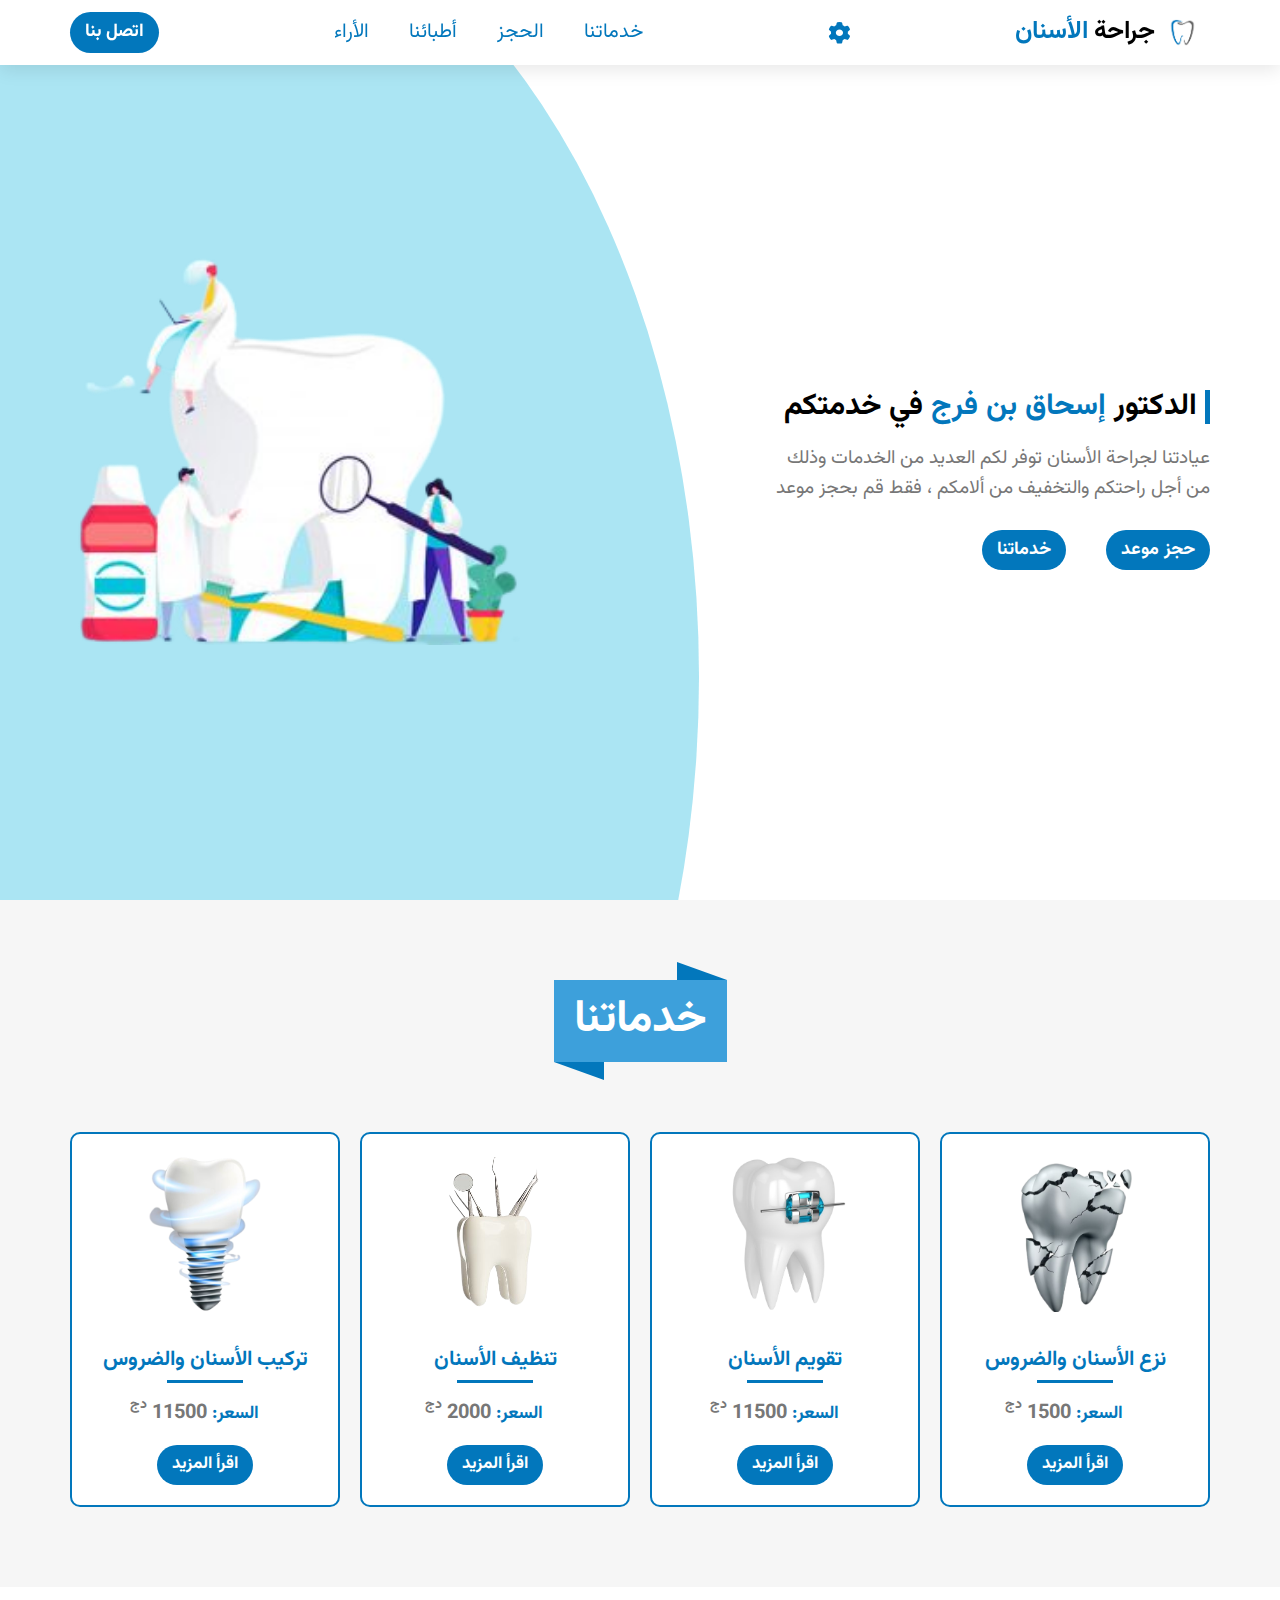
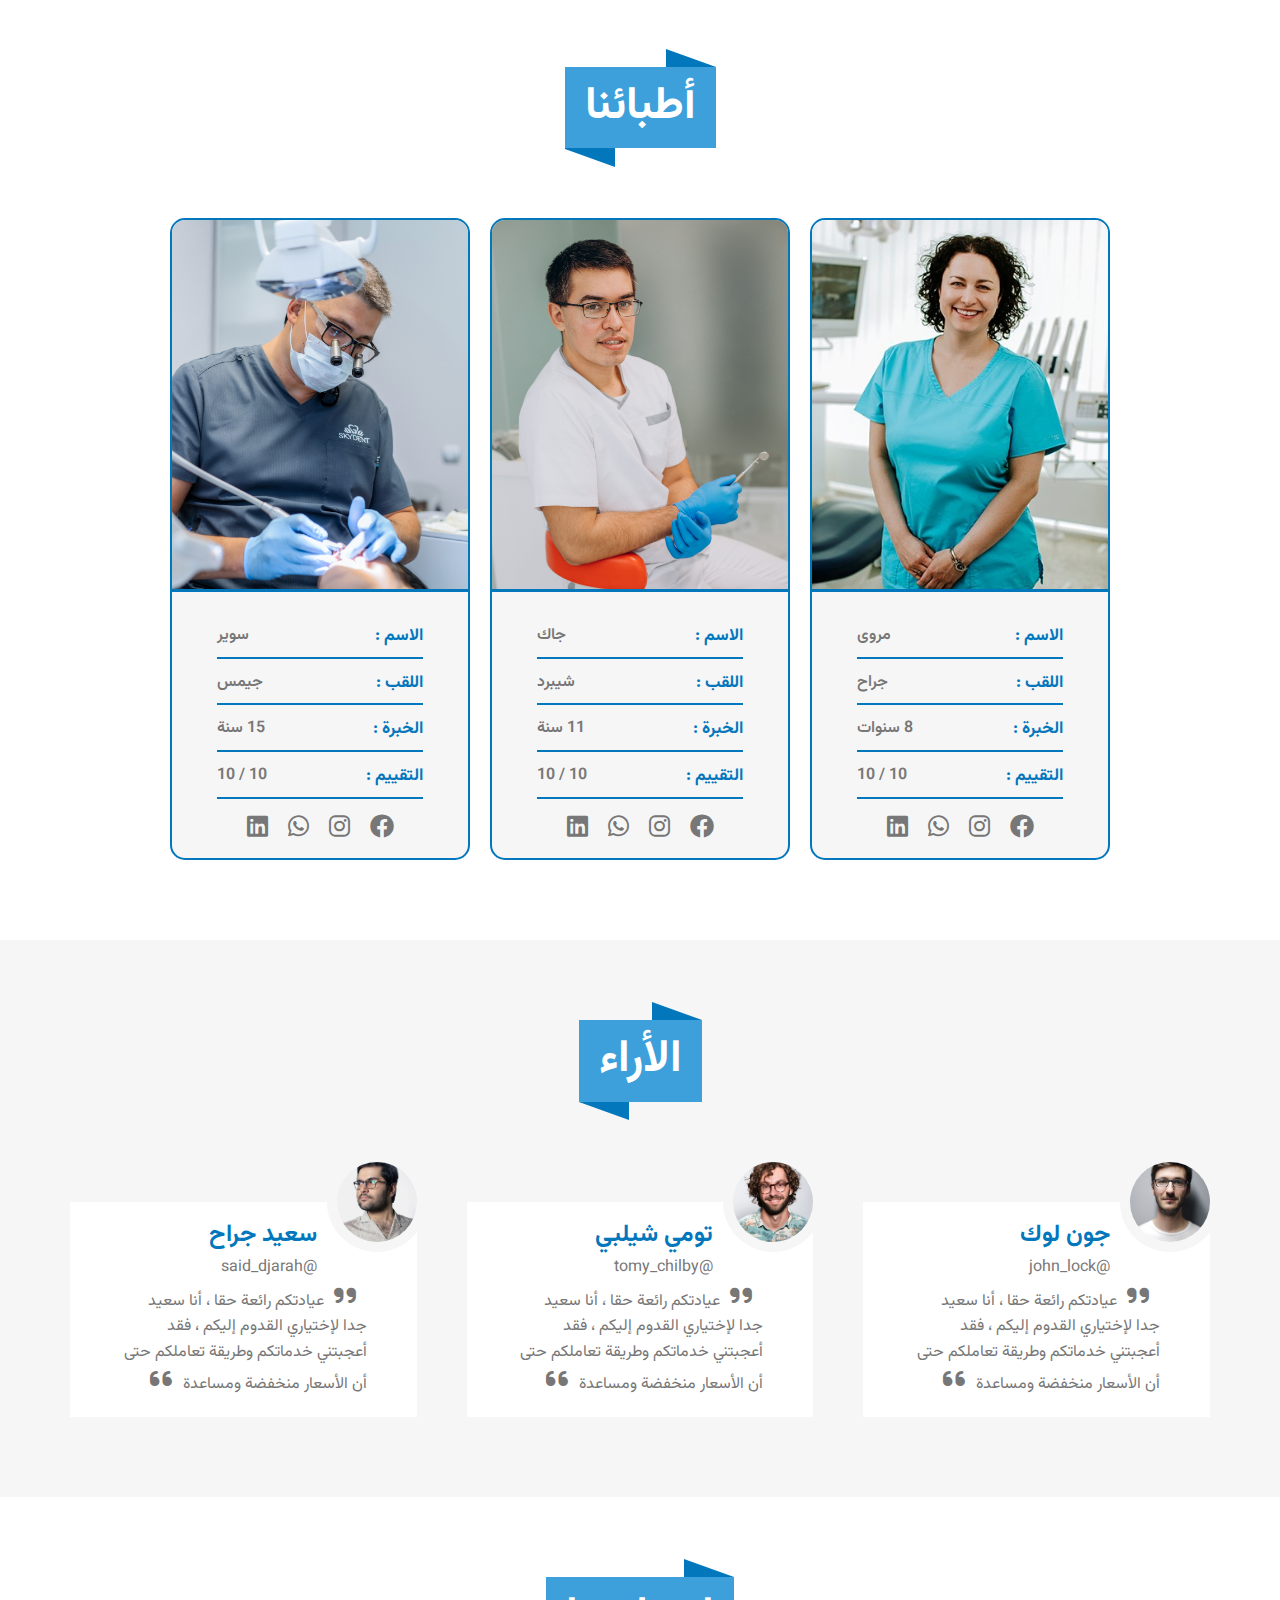
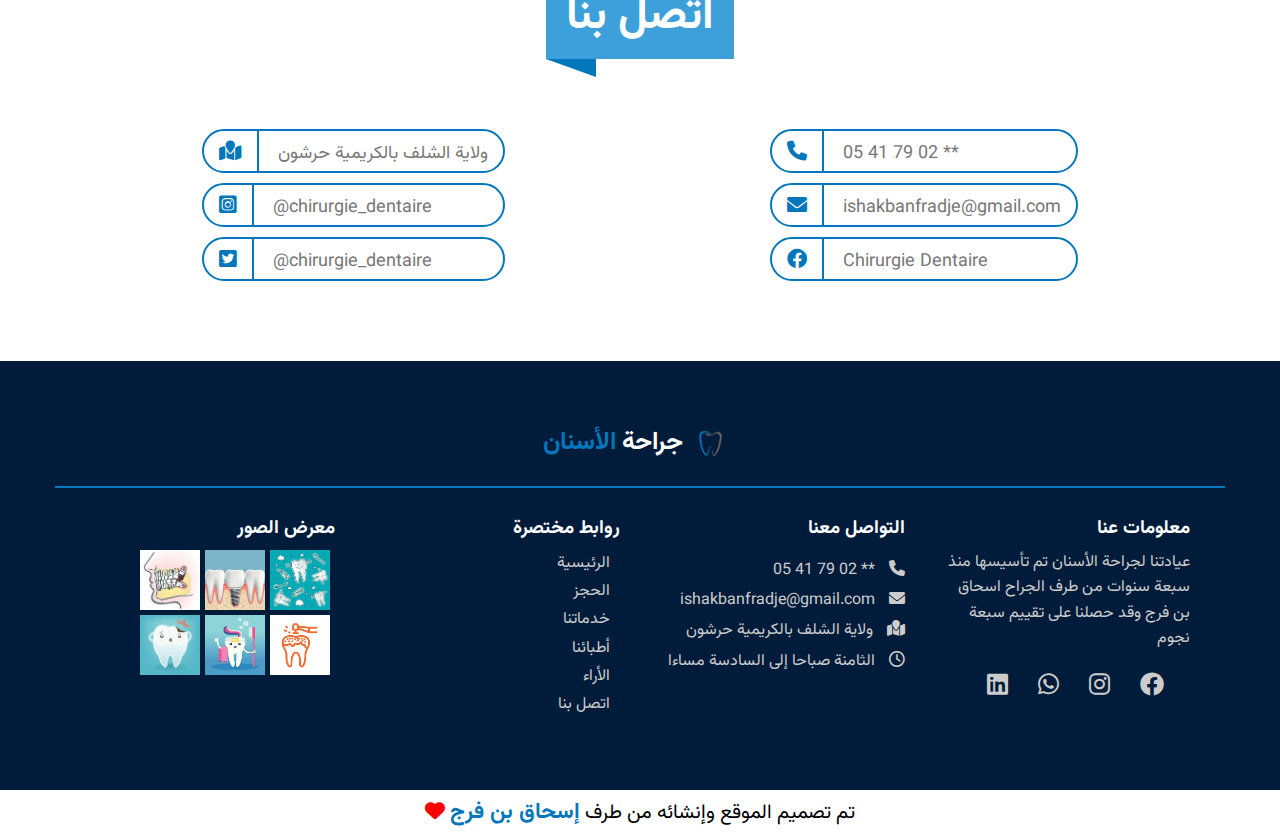
<file: index.html>
<!DOCTYPE html>
<html lang="en">
<head>
    <!-- Logo of Site -->
    <link rel="icon" type="image/png" href="Images/logo.png">
    <meta charset="UTF-8">
    <meta http-equiv="X-UA-Compatible" content="IE=edge">
    <meta name="viewport" content="width=device-width, initial-scale=1.0">
    <title>Dentiste Cabine</title>
    <!-- Render All Elements Normally -->
    <link rel="stylesheet" href="CSS/normalize.css">
    <!-- Main template CSS File -->
    <link rel="stylesheet" href="CSS/style.css">
    <!-- Font Awesome Libary -->
    <link rel="stylesheet" href="CSS/all.min.css">
</head>
<body dir="rtl">
    <!-- Start Header -->
    <div class="header">
        <div class="container">
            <a href="#" class="logo">
                <img src="Images/logo.png" alt="Notre Logo">
                <h2>جراحة <span class="main-color">الأسنان</span></h2>
            </a>
            <div class="setting-box">
                <i class="setting fa-solid fa-gear"></i>
                <div class="setting-menu">
                    <div class="colors">
                        <h3>اللون الرئيسي</h3>
                        <ul class="colors-menu">
                            <li style="--clr:#0277bc" class="active" data-maincolor="#0277bc" data-seccolor="#3da0db"></li>
                            <li style="--clr:#37a5a5" data-maincolor="#37a5a5" data-seccolor="#3bd7d7"></li>
                            <li style="--clr:#3d45a7" data-maincolor="#3d45a7" data-seccolor="#515de9"></li>
                            <li style="--clr:#5405f1" data-maincolor="#5405f1" data-seccolor="#723ddb"></li>
                            <li style="--clr:#479f56" data-maincolor="#479f56" data-seccolor="#38d953"></li>
                        </ul>
                    </div>
                    <div class="mood">
                        <h3>الوضع الليلي</h3>
                        <div class="moods">
                            <i data-mood="night" class="fa-solid fa-moon"></i>
                            <i data-mood="suny" class="active fa-solid fa-sun"></i>
                        </div>
                    </div>
                </div>
            </div>
            <i class="open-icon fa-solid fa-bars"></i>
            <div class="main-nav">
                <i class="close fa-regular fa-circle-xmark"></i>
                <ul class="nav">
                    <li><a href="#services">خدماتنا</a></li>
                    <li><a href="html/reserved.html">الحجز</a></li>
                    <li><a href="#doctors">أطبائنا</a></li>
                    <li><a href="#testimonials">الأراء</a></li>
                </ul>
                <div class="social-icon">
                    <a href="#"><i class="fa-brands fa-facebook"></i></a>
                    <a href="#"><i class="fa-brands fa-instagram"></i></a>
                    <a href="#"><i class="fa-brands fa-whatsapp"></i></a>
                    <a href="#"><i class="fa-brands fa-linkedin"></i></a>
                </div>
            </div>
            <a class="contact" href="#contact">اتصل بنا</a>
        </div>
    </div>
    <!-- End Header -->

    <!-- Start Landing -->
    <div class="landing" id="landing">
        <div class="container">
            <div class="text-content">
                <h3>الدكتور <span class="main-color">إسحاق بن فرج</span> في خدمتكم</h3>
                <p>عيادتنا لجراحة الأسنان توفر لكم العديد من الخدمات وذلك من أجل راحتكم والتخفيف من ألامكم ، فقط قم بحجز موعد</p>
                <div class="links">
                    <a href="html/reserved.html">حجز موعد</a>
                    <a href="#services">خدماتنا</a>
                </div>
            </div>
            <img src="Images/land.png" alt="">
        </div>
    </div>
    <!-- End Landing -->

    <!-- Start Services -->
    <section class="services" id="services">
        <h3 class="main-title">خدماتنا</h3>
        <div class="container">
            <div class="service">
                <img src="Images/remove.png">
                <div class="info">
                    <h3>نزع الأسنان والضروس</h3>
                    <div class="price">السعر: <span>1500</span></div>
                </div>
                <div class="plus">
                    <a href="#">اقرأ المزيد</a>
                </div>
            </div>
            <div class="service">
                <img src="Images/salk.png">
                <div class="info">
                    <h3>تقويم الأسنان</h3>
                    <div class="price">السعر: <span>11500</span></div>
                </div>
                <div class="plus">
                    <a href="#">اقرأ المزيد</a>
                </div>
            </div>
            <div class="service">
                <img src="Images/clean.png">
                <div class="info">
                    <h3>تنظيف الأسنان</h3>
                    <div class="price">السعر: <span>2000</span></div>
                </div>
                <div class="plus">
                    <a href="#">اقرأ المزيد</a>
                </div>
            </div>
            <div class="service">
                <img src="Images/tarkib.png">
                <div class="info">
                    <h3>تركيب الأسنان والضروس</h3>
                    <div class="price">السعر: <span>11500</span></div>
                </div>
                <div class="plus">
                    <a href="#">اقرأ المزيد</a>
                </div>
            </div>
        </div>
    </section>
    <!-- End Services -->

    <!-- Start Our Doctors -->
    <section class="doctors" id="doctors">
        <h3 class="main-title">أطبائنا</h3>
        <div class="container">
            <div class="doctor">
                <div class="img">
                    <img src="Images/doc1.jpg" alt="doc1">
                </div>
                <div class="doc-info">
                    <div class="name">
                        <span>الاسم :</span>
                        <span>مروى</span>
                    </div>
                    <div class="nom">
                        <span>اللقب :</span>
                        <span>جراح</span>
                    </div>
                    <div class="expr">
                        <span>الخبرة :</span>
                        <span>8 سنوات</span>
                    </div>
                    <div class="expr">
                        <span>التقييم :</span>
                        <span>10 / 10</span>
                    </div>
                    <div class="doc-contact">
                        <a href="#"><i class="fa-brands fa-facebook"></i></a>
                        <a href="#"><i class="fa-brands fa-instagram"></i></a>
                        <a href="#"><i class="fa-brands fa-whatsapp"></i></a>
                        <a href="#"><i class="fa-brands fa-linkedin"></i></a>
                    </div>
                </div>
            </div>
            <div class="doctor">
                <div class="img">
                    <img src="Images/doc2.jpg" alt="doc1">
                </div>
                <div class="doc-info">
                    <div class="name">
                        <span>الاسم :</span>
                        <span>جاك</span>
                    </div>
                    <div class="nom">
                        <span>اللقب :</span>
                        <span>شيبرد</span>
                    </div>
                    <div class="expr">
                        <span>الخبرة :</span>
                        <span>11 سنة</span>
                    </div>
                    <div class="expr">
                        <span>التقييم :</span>
                        <span>10 / 10</span>
                    </div>
                    <div class="doc-contact">
                        <a href="#"><i class="fa-brands fa-facebook"></i></a>
                        <a href="#"><i class="fa-brands fa-instagram"></i></a>
                        <a href="#"><i class="fa-brands fa-whatsapp"></i></a>
                        <a href="#"><i class="fa-brands fa-linkedin"></i></a>
                    </div>
                </div>
            </div>
            <div class="doctor">
                <div class="img">
                    <img src="Images/doc3.jpg" alt="doc1">
                </div>
                <div class="doc-info">
                    <div class="name">
                        <span>الاسم :</span>
                        <span>سوير</span>
                    </div>
                    <div class="nom">
                        <span>اللقب :</span>
                        <span>جيمس</span>
                    </div>
                    <div class="expr">
                        <span>الخبرة :</span>
                        <span>15 سنة</span>
                    </div>
                    <div class="expr">
                        <span>التقييم :</span>
                        <span>10 / 10</span>
                    </div>
                    <div class="doc-contact">
                        <a href="#"><i class="fa-brands fa-facebook"></i></a>
                        <a href="#"><i class="fa-brands fa-instagram"></i></a>
                        <a href="#"><i class="fa-brands fa-whatsapp"></i></a>
                        <a href="#"><i class="fa-brands fa-linkedin"></i></a>
                    </div>
                </div>
            </div>
        </div>
    </section>
    <!-- End Our Doctors -->

    <!-- Start Testimonials -->
    <section class="testimonials" id="testimonials">
        <h3 class="main-title">الأراء</h3>
        <div class="container">
            <div class="testimonial">
                <img src="Images/testi1.jpg" alt="testimonial">
                <div class="compte">
                    <h2>جون لوك</h2>
                    <div class="addr">@john_lock</div>
                </div>
                <p><i class="right fa-solid fa-quote-right"></i>عيادتكم رائعة حقا ، أنا سعيد جدا لإختياري القدوم إليكم ، فقد أعجبتني خدماتكم وطريقة تعاملكم حتى أن الأسعار منخفضة ومساعدة<i class="left fa-solid fa-quote-left"></i></p>
            </div>
            <div class="testimonial">
                <img src="Images/testi2.jpg" alt="testimonial">
                <div class="compte">
                    <h2>تومي شيلبي</h2>
                    <div class="addr">@tomy_chilby</div>
                </div>
                <p><i class="right fa-solid fa-quote-right"></i>عيادتكم رائعة حقا ، أنا سعيد جدا لإختياري القدوم إليكم ، فقد أعجبتني خدماتكم وطريقة تعاملكم حتى أن الأسعار منخفضة ومساعدة<i class="left fa-solid fa-quote-left"></i></p>
            </div>
            <div class="testimonial">
                <img src="Images/testi3.jpg" alt="testimonial">
                <div class="compte">
                    <h2>سعيد جراح</h2>
                    <div class="addr">@said_djarah</div>
                </div>
                <p><i class="right fa-solid fa-quote-right"></i>عيادتكم رائعة حقا ، أنا سعيد جدا لإختياري القدوم إليكم ، فقد أعجبتني خدماتكم وطريقة تعاملكم حتى أن الأسعار منخفضة ومساعدة<i class="left fa-solid fa-quote-left"></i></p>
            </div>
        </div>
    </section>
    <!-- End Testimonials -->

    <!-- Start Contact -->
    <section class="contact" id="contact">
        <h3 class="main-title">اتصل بنا</h3>
        <div class="container">
            <div class="box">
                <div>
                    <i class="fa-solid fa-phone"></i>
                    <a href="tel:05417902**"> 05 41 79 02 **</a>
                </div>
                <div>
                    <i class="fa-solid fa-envelope"></i>
                    <a href="mailto:ishakbanfradje@gmail.com">ishakbanfradje@gmail.com</a>
                </div>
                <div>
                    <i class="fa-brands fa-facebook"></i> 
                    <a href="www.facebook.com">Chirurgie Dentaire</a>
                </div>
            </div>
            <div class="box">
                <div>
                    <i class="fa-solid fa-map-location"></i>
                    <a href="https://www.google.com/maps/place/El+Karimia/@36.0772254,1.4453994,11z/data=!3m1!4b1!4m5!3m4!1s0x12843d1b828a9469:0xa2b5483c231cd7a!8m2!3d36.111108!4d1.5535633?hl=FR">ولاية الشلف بالكريمية حرشون</a>
                </div>
                <div>
                    <i class="fa-brands fa-instagram-square"></i>
                    <a href="#">@chirurgie_dentaire</a>
                </div>
                <div>
                    <i class="fa-brands fa-twitter-square"></i>
                    <a href="#"> @chirurgie_dentaire</a>
                </div>
            </div>
        </div>
    </section>
    <!-- End Contact -->

    <!-- Start Footer -->
    <footer>
        <a href="#" class="logo">
            <img src="Images/logo.png" alt="Notre Logo">
            <h2>جراحة <span class="main-color">الأسنان</span></h2>
        </a>
        <div class="container">
            <div class="about">
                <h3>معلومات عنا</h3>
                <p>عيادتنا لجراحة الأسنان تم تأسيسها منذ سبعة سنوات من طرف الجراح اسحاق بن فرج وقد حصلنا على تقييم سبعة نجوم</p>
                <div class="social-icon">
                    <a href="#"><i class="fa-brands fa-facebook"></i></a>
                    <a href="#"><i class="fa-brands fa-instagram"></i></a>
                    <a href="#"><i class="fa-brands fa-whatsapp"></i></a>
                    <a href="#"><i class="fa-brands fa-linkedin"></i></a>
                </div>
            </div>
            <div class="contactus">
                <h3>التواصل معنا</h3>
                <a href="tel:05417902**"><i class="fa-solid fa-phone"></i> ** 02 79 41 05</a>
                <a href="mailto:ishakbanfradje@gmail.com"><i class="fa-solid fa-envelope"></i> ishakbanfradje@gmail.com</a>
                <a href="https://www.google.com/maps/place/El+Karimia/@36.0772254,1.4453994,11z/data=!3m1!4b1!4m5!3m4!1s0x12843d1b828a9469:0xa2b5483c231cd7a!8m2!3d36.111108!4d1.5535633?hl=FR"><i class="fa-solid fa-map-location"></i> ولاية الشلف بالكريمية حرشون</a>
                <a href="#"><i class="fa-regular fa-clock"></i> الثامنة صباحا إلى السادسة مساءا</a>
            </div>
            <div class="short">
                <h3>روابط مختصرة</h3>
                <div class="links">
                    <a href="#landing">الرئيسية</a>
                    <a href="html/reserved.html">الحجز</a>
                    <a href="#services">خدماتنا</a>
                    <a href="#doctors">أطبائنا</a>
                    <a href="#testimonials">الأراء</a>
                    <a href="#contact">اتصل بنا</a>
                </div>
            </div>
            <div class="gallery">
                <h3>معرض الصور</h3>
                <div class="imgs-sec">
                    <div>
                        <img src="Images/1.jpg" alt="">
                        <img src="Images/2.jfif" alt="">
                        <img src="Images/3.jpg" alt="">
                    </div>
                    <div>
                        <img src="Images/4.png" alt="">
                        <img src="Images/5.jfif" alt="">
                        <img src="Images/6.jpg" alt="">
                    </div>
                </div>
            </div>
        </div>
    </footer>
    <div class="made">تم تصميم الموقع وإنشائه من طرف <span>إسحاق بن فرج</span> <i class="fa-solid fa-heart"></i></div>
    <!-- End Footer -->

    <!-- JavaScript -->
    <script src="javascript/java.js"></script>
</body>
</html>
</file>
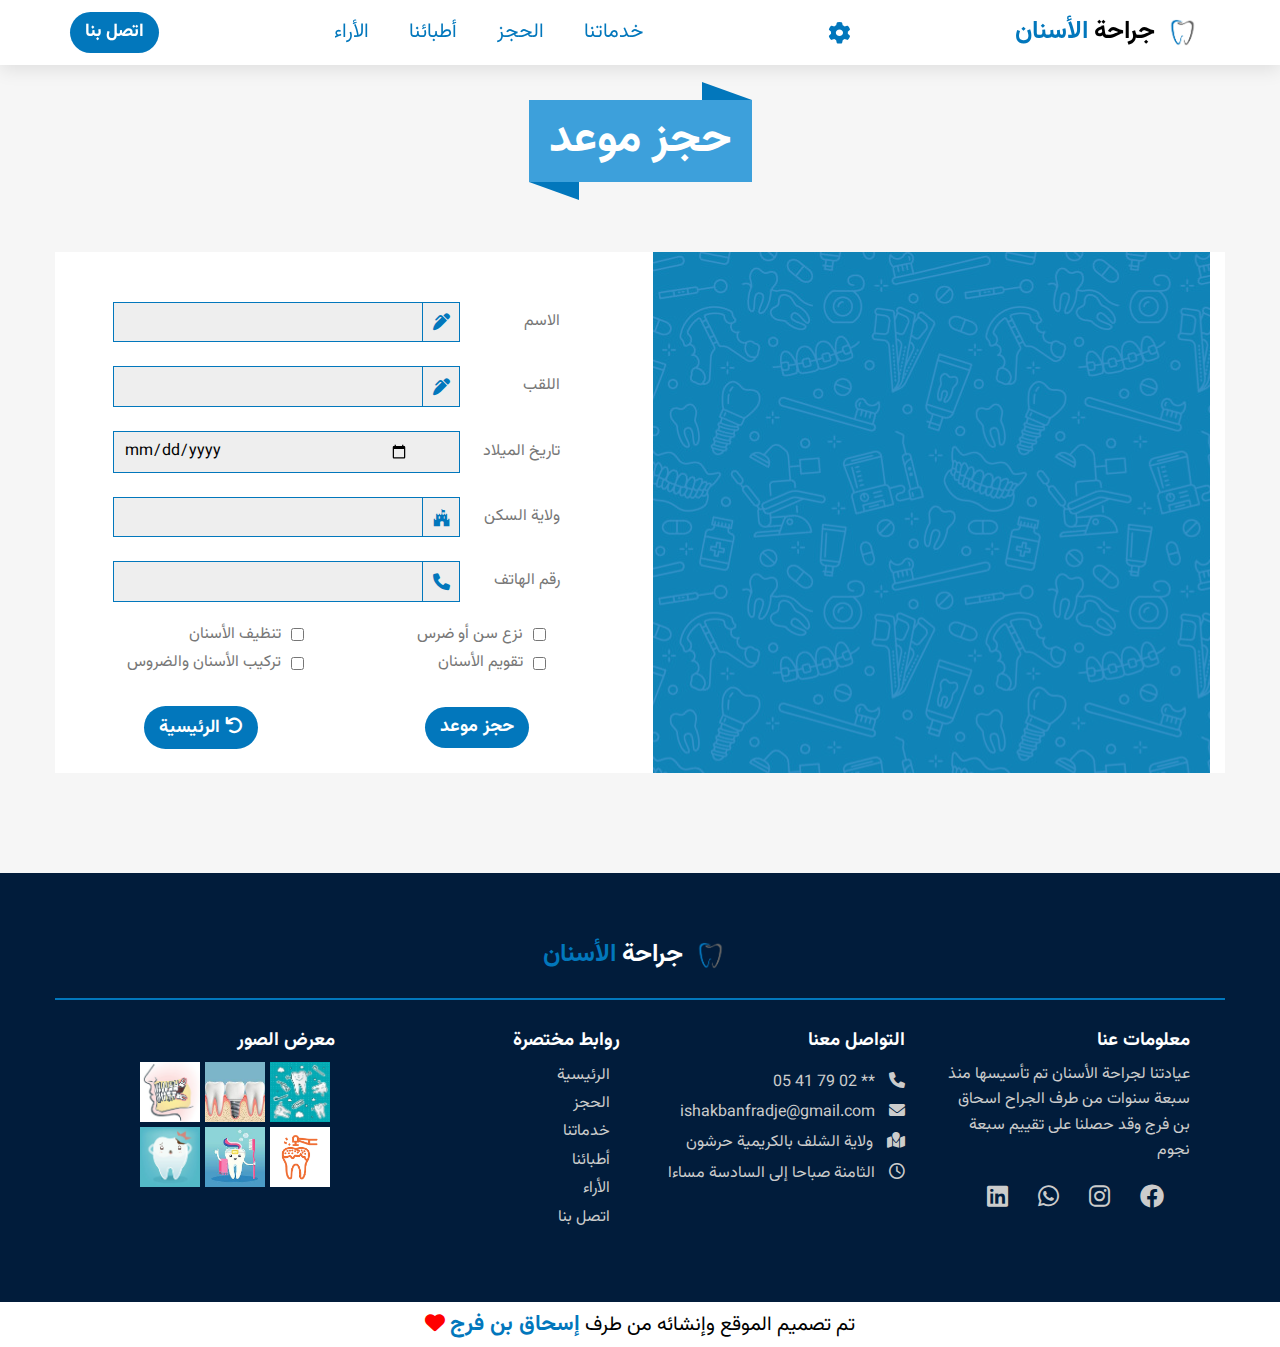
<file: html/reserved.html>
<!DOCTYPE html>
<html lang="en">
<head>
    <!-- Logo of Site -->
    <link rel="icon" type="image/png" href="../Images/logo.png">
    <meta charset="UTF-8">
    <meta http-equiv="X-UA-Compatible" content="IE=edge">
    <meta name="viewport" content="width=device-width, initial-scale=1.0">
    <title>حجز موعد</title>
    <!-- Render All Elements Normally -->
    <link rel="stylesheet" href="../CSS/normalize.css">
    <!-- Main template CSS File -->
    <link rel="stylesheet" href="../CSS/style.css">
    <!-- Font Awesome Libary -->
    <link rel="stylesheet" href="../CSS/all.min.css">
</head>
<body dir="rtl">
    <!-- Start Header -->
    <div class="header">
        <div class="container">
            <a href="../index.html" class="logo">
                <img src="../Images/logo.png" alt="Notre Logo">
                <h2>جراحة <span class="main-color">الأسنان</span></h2>
            </a>
			<div class="setting-box">
                <i class="setting fa-solid fa-gear"></i>
                <div class="setting-menu">
                    <div class="colors">
                        <h3>اللون الرئيسي</h3>
                        <ul class="colors-menu">
                            <li style="--clr:#0277bc" class="active" data-maincolor="#0277bc" data-seccolor="#3da0db"></li>
                            <li style="--clr:#37a5a5" data-maincolor="#37a5a5" data-seccolor="#3bd7d7"></li>
                            <li style="--clr:#3d45a7" data-maincolor="#3d45a7" data-seccolor="#515de9"></li>
                            <li style="--clr:#5405f1" data-maincolor="#5405f1" data-seccolor="#723ddb"></li>
                            <li style="--clr:#479f56" data-maincolor="#479f56" data-seccolor="#38d953"></li>
                        </ul>
                    </div>
					<div class="mood">
                        <h3>الوضع الليلي</h3>
                        <div class="moods">
                            <i data-mood="night" class="fa-solid fa-moon"></i>
                            <i data-mood="suny" class="active fa-solid fa-sun"></i>
                        </div>
                    </div>
                </div>
            </div>
            <i class="open-icon fa-solid fa-bars"></i>
            <div class="main-nav">
                <i class="close fa-regular fa-circle-xmark"></i>
                <ul class="nav">
                    <li><a href="../index.html">خدماتنا</a></li>
                    <li><a href="../index.html">الحجز</a></li>
                    <li><a href="../index.html">أطبائنا</a></li>
                    <li><a href="../index.html">الأراء</a></li>
                </ul>
                <div class="social-icon">
                    <a href="#"><i class="fa-brands fa-facebook"></i></a>
                    <a href="#"><i class="fa-brands fa-instagram"></i></a>
                    <a href="#"><i class="fa-brands fa-whatsapp"></i></a>
                    <a href="#"><i class="fa-brands fa-linkedin"></i></a>
                </div>
            </div>
            <a class="contact" href="../index.html">اتصل بنا</a>
        </div>
    </div>
    <!-- End Header -->
	<section class="reserve">
		<h3 class="main-title">حجز موعد</h3>
		<div class="container">
			<div class="backg">
				<!-- <img src="../Images/background.jpg" alt=""> -->
			</div>
			<form action="">
				<div class="name">
					<label for="">الاسم</label>
					<div class="input">
						<i class="fa-solid fa-pen-clip"></i>
						<input type="text" name="" id="" required>
					</div>
				</div>
				<div class="family">
					<label for="">اللقب</label>
					<div class="input">
						<i class="fa-solid fa-pen-clip"></i>
						<input type="text" name="" id="" required>
					</div>
				</div>
				<div class="birthday">
					<label for="">تاريخ الميلاد</label>
					<div class="input">
						<!-- <i class="fa-solid fa-calendar-days"></i> -->
						<input type="date" name="" id="" required>
					</div>
				</div>
				<div class="wilaya">
					<label for="">ولاية السكن</label>
					<div class="input">
						<i class="fa-brands fa-fort-awesome"></i>
						<input type="text" name="" id="" required>
					</div>
				</div>
				<div class="phone">
					<label for="">رقم الهاتف</label>
					<div class="input">
						<i class="fa-solid fa-phone"></i>
						<input type="tel" name="" id="" required>
					</div>
				</div>
				<div class="service-want">
					<div class="right">
						<div class="ser-one">
							<input type="checkbox" name="" id="one">
							<label for="one">نزع سن أو ضرس</label>
						</div>
						<div class="ser-two">
							<input type="checkbox" name="" id="two">
							<label for="two">تقويم الأسنان</label>
						</div>
					</div>
					<div class="left">
						<div class="ser-three">
							<input type="checkbox" name="" id="three">
							<label for="three">تنظيف الأسنان</label>
						</div>
						<div class="ser-foor">
							<input type="checkbox" name="" id="foor">
							<label for="foor">تركيب الأسنان والضروس</label>
						</div>
					</div>
				</div>
				<div class="envoiyer">
					<input type="submit" value="حجز موعد">
					<a href="../index.html"><i class="fa-solid fa-arrow-rotate-left"></i> الرئيسية</a>
				</div>
			</form>
		</div>
	</section>
	<!-- Start Footer -->
	<footer>
			<a href="#" class="logo">
				<img src="../Images/logo.png" alt="Notre Logo">
				<h2>جراحة <span class="main-color">الأسنان</span></h2>
			</a>
			<div class="container">
				<div class="about">
					<h3>معلومات عنا</h3>
					<p>عيادتنا لجراحة الأسنان تم تأسيسها منذ سبعة سنوات من طرف الجراح اسحاق بن فرج وقد حصلنا على تقييم سبعة نجوم</p>
					<div class="social-icon">
						<a href="#"><i class="fa-brands fa-facebook"></i></a>
						<a href="#"><i class="fa-brands fa-instagram"></i></a>
						<a href="#"><i class="fa-brands fa-whatsapp"></i></a>
						<a href="#"><i class="fa-brands fa-linkedin"></i></a>
					</div>
				</div>
				<div class="contactus">
					<h3>التواصل معنا</h3>
					<a href="tel:05417902**"><i class="fa-solid fa-phone"></i> ** 02 79 41 05</a>
					<a href="mailto:ishakbanfradje@gmail.com"><i class="fa-solid fa-envelope"></i> ishakbanfradje@gmail.com</a>
					<a href="https://www.google.com/maps/place/El+Karimia/@36.0772254,1.4453994,11z/data=!3m1!4b1!4m5!3m4!1s0x12843d1b828a9469:0xa2b5483c231cd7a!8m2!3d36.111108!4d1.5535633?hl=FR"><i class="fa-solid fa-map-location"></i> ولاية الشلف بالكريمية حرشون</a>
					<a href="#"><i class="fa-regular fa-clock"></i> الثامنة صباحا إلى السادسة مساءا</a>
				</div>
				<div class="short">
					<h3>روابط مختصرة</h3>
					<div class="links">
						<a href="../index.html">الرئيسية</a>
						<a href="../index.html">الحجز</a>
						<a href="../index.html">خدماتنا</a>
						<a href="../index.html">أطبائنا</a>
						<a href="../index.html">الأراء</a>
						<a href="../index.html">اتصل بنا</a>
					</div>
				</div>
				<div class="gallery">
					<h3>معرض الصور</h3>
					<div class="imgs-sec">
						<div>
							<img src="../Images/1.jpg" alt="">
							<img src="../Images/2.jfif" alt="">
							<img src="../Images/3.jpg" alt="">
						</div>
						<div>
							<img src="../Images/4.png" alt="">
							<img src="../Images/5.jfif" alt="">
							<img src="../Images/6.jpg" alt="">
						</div>
					</div>
				</div>
			</div>
	</footer>
	<div class="made">تم تصميم الموقع وإنشائه من طرف <span>إسحاق بن فرج</span> <i class="fa-solid fa-heart"></i></div>
	<!-- End Footer -->

	<!-- JavaScript -->
	<script src="../javascript/java.js"></script>
</body>
</html>
</file>
<file: CSS/style.css>
/* Google Fonts */
@import url('https://fonts.googleapis.com/css2?family=Vazirmatn:wght@100;200;300;400;500;600;700;800&display=swap');
/* Start Variables */
:root {
    --main-color : #0277bc;
    --secondary-color : #3da0db;
    /* #0d82c8f0 */
    --section-background : #f6f6f6;
    --text-color: #777;
    --mood-color: #fff;
    --antimood-color: #000;
    --section-padding : 80px ;
    --transition-duration : 0.3s;
    --line-height: 1.6;
}
/* End Variables */

/* Start Global Rules  */
* {
    -webkit-box-sizing: border-box;
    -moz-box-sizing: border-box;
    box-sizing: border-box;
    list-style: none;
    text-decoration: none;
    margin: 0;
    padding: 0;
}
html {
    scroll-behavior: smooth;
}
body {
    font-family: 'Vazirmatn', sans-serif;
}
.container {
    padding-left: 15px;
    padding-right: 15px;
    margin-left: auto;
    margin-right: auto;
}
/* Small */
@media (min-width: 768px) {
    .container {
        width: 750px;
    }
}
/* Meduim */
@media (min-width: 992px) {
    .container {
        width: 970px;
    }
}
/* Large */
@media (min-width: 1200px) {
    .container {
        width: 1170px;
    }
}
::selection {
    background-color: var(--main-color);
    color: #fff;
}
span.main-color{
    color: var(--main-color);
}
section {
    padding-top: var(--section-padding);
    padding-bottom: var(--section-padding);
    z-index: 1;
    position: relative;
}
.main-title {
    background-color: var(--secondary-color);
    width: fit-content;
    padding: 15px 20px;
    font-size: 45px;
    text-align: center;
    position: relative;
    margin: 0 auto 70px;
    color: #fff;
}
.main-title:before, .main-title:after {
    background-color: var(--main-color); 
    width:50px; height:80px;
    content:'';
    display: block; 
    transform:skewY(20deg);
    position: absolute;
    z-index: -1;
}
.main-title:before {top:11px; left:0; }
.main-title:after {top:-9px; right:0; }
/* End Global Rules  */
/* Start Header */
.header {
    height: 65px;
    position: fixed;
    top: 0;
    right: 0;
    width: 100%;
    z-index: 300;
    background-color: var(--mood-color);
    box-shadow: 0 4px 18px rgb(0 0 0 / 10%);
}
.header .container{
    display: flex;
    align-items: center;
    justify-content: space-between;
}
.logo{
    height: 65px;
    display: flex;
    align-items: center;
    color: var(--antimood-color);
}
.logo img{
    width: 55px;
}
.logo h2{
    font-size: 25px;
}
.header .container .main-nav{
    display: flex;
    flex-direction: column;
    gap: 50px;
    z-index: 1000;
}
.header .container .main-nav .nav{
    display: flex;
    align-items: center;
}
.header .container .main-nav .nav li a{
    position: relative;
    height: 65px;
    padding: 0 20px;
    font-size: 20px;
    display: flex;
    justify-content: center;
    align-items: center;
    color: var(--main-color);
    overflow: hidden;
    transition: var(--transition-duration);
}
.header .container .setting::after,
.header .container .main-nav .nav li a::before{
    content: '';
    position: absolute;
    top: 0;
    right: 0;
    width: 0;
    height: 3px;
    background-color: var(--main-color);
    transition: var(--transition-duration);
}
.header .container .setting:hover::after,
.header .container .main-nav .nav li a:hover::before{
    width: 100%;
}
.header .container .setting:hover,
.header .container .main-nav .nav li a:hover {
    background-color: var(--section-background);
}
.header .container .open-icon,
.header .container .main-nav .close ,
.header .container .main-nav .social-icon {
    display: none;
}
.header .container .setting-box {
    position: relative;
}
.header .container .setting {
    height: 65px;
    display: flex;
    justify-content: center;
    align-items: center;
    font-size: 22px;
    padding: 0 10px;
    cursor: pointer;
    color: var(--main-color);
    position: relative;
    z-index: 10;
    transition: var(--transition-duration);
}
.setting-menu {
    padding: 20px;
    position: absolute;
    top: 100%;
    width: 300px;
    left: 250%;
    transform: translateX(-50%);
    background-color: var(--mood-color);
    border: 1px solid var(--main-color);
    display: none;
}
.setting-menu.open {
    display: block;
}
.setting-menu > div {
    text-align: center;
    padding: 10px;
    background-color: var(--section-background);
}
.setting-menu .colors {
    margin-bottom: 20px;
}
.setting-menu h3 {
    color: var(--main-color);
    margin-bottom: 15px;
}
.setting-menu .colors .colors-menu{
    display: flex;
    align-items: center;
    justify-content: space-between;
}
.setting-menu .colors .colors-menu li{
    width: 40px;
    height: 40px;
    border-radius: 50%;
    background-color: var(--clr);
    opacity: .5;
}
.setting-menu .colors .colors-menu li.active{
    opacity: 1;
    outline: 4px solid #fff;
}
.setting-menu .mood .moods {
    display: flex;
    justify-content: center;
    align-items: center;
    gap: 40px;
}
.setting-menu .mood .moods i {
    font-size: 20px;
    padding: 10px;
    color: #fff;
    background-color: var(--main-color);
    border-radius: 10px;
    cursor: pointer;
    opacity: .5;
}
.setting-menu .mood .moods i.active {
    opacity: 1;
}
.header .container .contact {
    padding: 10px 15px;
    font-size: 18px;
    font-weight: bold;
    color: #fff;
    border-radius: 50px;
    background-color: var(--main-color);
    cursor: pointer;
    transition: var(--transition-duration);
}
.header .container .contact:hover {
    background-color: var(--secondary-color);
}
@media (max-width:766px) {
    .header .container .main-nav .close {
        display: block;
        position: absolute;
        font-size: 40px;
        right: 20px;
        top: 20px;
        color: #fff;
        border-radius: 50%;
        cursor: pointer;
    }
    .header .container .open-icon {
        font-size: 25px;
        cursor: pointer;
        height: 65px;
        display: flex;
        justify-content: center;
        align-items: center;
        padding: 15px;
        color: var(--main-color);
    }
    .header .container .main-nav {
        position: fixed;
        margin: 0;
        display: flex;
        align-items: center;
        justify-content: center;
        flex-direction: column;
        column-gap: 30px;
        top: 0;
        left: 0;
        width: 300px;
        height: 100%;
        transform: translateX(-300px);
        background-color: var(--main-color);
        transition: var(--transition-duration);
    }
    .header .container .main-nav.open {
        transform: translateX(0);
    }
    .header .container .main-nav .nav li{
        padding: 0;
        width: 100%;
    }
    .header .container .main-nav .nav li a{
        padding: 0;
    }
    .header .container .main-nav .nav li a:hover{
        padding-right: 20px;
        background-color: var(--secondary-color);
    }
    .header .container .main-nav .nav{
        flex-direction: column;
        width: 100%;
    }
    .header .container .main-nav .social-icon {
        display: flex;
        font-size: 25px;
        gap: 15px;
    } 
    .header .container .main-nav .nav li a {
        border-bottom: 1px solid #7fc7f3a3;
    }
    .header .container .main-nav .nav li a,
    .header .container .main-nav .social-icon a{
        color: #fff;
    }
    .header .container .contact {
        display: none;
    }
}
/* End Header */
/* Start Landing */
.landing {
    position: relative;
    overflow: hidden;
    background-color: var(--mood-color);
    z-index: 0;
}
.landing::before {
    content: '';
    position: absolute;
    width: 84%;
    height: 180%;
    left: -376px;
    top: -133px;
    background-color: #abe5f3;
    z-index: -1;
    border-radius: 50%;
}
@media (max-width:991px) {
    .landing::before {
        left: -300px;
    }
}
@media (max-width:766px) {
    .landing {
        min-height: 60vh;    
    }
    .landing::before {
        left: 0;
        top: 0;
        width: 100%;
        height: 100%;
        border-radius: 0;
    }
}

.landing .container{
    min-height: 100vh;
    display: flex;
    align-items: center;
    justify-content: space-between;
}
@media (max-width:766px) {
    .landing .container {
        justify-content: center;
        min-height: 70vh;
    }
}
.landing .container .text-content  {
    margin-top: 60px;
}
@media (max-width:766px) {
    .landing .container .text-content  {
        margin-top: 80px;
    }
}
.landing .container .text-content h3 {
    font-size: 30px;
    border-right: 5px solid var(--main-color);
    padding-right: 8px;
    color: var(--antimood-color);
}
@media (max-width:766px) {
    .landing .container .text-content h3 {
        font-size: 26px;
    } 
}
.landing .container .text-content p {
    margin: 20px 0 25px;
    line-height: var(--line-height);
    font-size: 19px;
    max-width: 435px;
    color: var(--text-color);
}

.landing .container .text-content .links {
    display: flex;
    gap: 40px;
    align-items: center;
    flex-wrap: wrap;
}
.landing .container .text-content .links a{
    padding: 10px 15px;
    background-color: var(--main-color);
    color: #fff;
    font-weight: bold;
    font-size: 18px;
    border-radius: 50px;
    transition: var(--transition-duration);
}
.landing .container .text-content .links a:hover {
    background-color: var(--secondary-color);
}
.landing .container img {
    width: 450px;
}
@media (max-width:766px) {
    .landing .container img {
        display: none;
    }
}
/* End Landing */
/* Start Services */
.services {
    background-color: var(--section-background);
}
.services .container {
    display: grid;
    grid-template-columns: repeat(auto-fill,270px);
    gap: 20px;
    justify-content: center;
}
.services .container .service {
    border: 2px solid var(--main-color);
    text-align: center;
    padding: 20px;
    border-radius: 10px;
    background-color: var(--mood-color);
}
.services .container .service img {
    height: 157.78px;
    max-width: 100%;
}
.services .container .service .info {
    padding: 10px;
}
.services .container .service .info h3 {
    font-size: 21px;
    margin-top: 20px;
    color: var(--main-color);
    position: relative;
}
.services .container .service .info h3::before {
    content: '';
    position: absolute;
    bottom: -11px;
    width: calc(100% - 130px);
    height: 3px;
    background-color: var(--main-color);
    right: 65px;
}
.services .container .service .info .price{
    margin: 30px 0 10px;
    color: var(--main-color);
    font-size: 18px;
    font-weight: 700;
}
.services .container .service .info .price span{
    color: var(--text-color);
    font-size: 20px;
    position: relative;
}
.services .container .service .info .price span::before {
    content: 'دج';
    position: absolute;
    left: -22px;
    top: 0;
    font-size: 14px;
}
.services .container .service .plus {
    display: flex;
    justify-content: center;
}
.services .container .service .plus a{
    display: block;
    background-color: var(--main-color);
    width: fit-content;
    padding: 10px 15px;
    color: #fff;
    font-size: 17px;
    font-weight: 700;
    border-radius: 50px;
    transition: var(--transition-duration);
}
.services .container .service .plus a:hover{
    background-color: var(--secondary-color);
}
/* End Services */
/* Start Our Doctors */
.doctors {
    background-color: var(--mood-color);
}
.doctors .container{
    display: grid;
    grid-template-columns: repeat(auto-fill,300px);
    gap: 20px;
    justify-content: center;
}
.doctors .container .doctor{
    background-color: var(--section-background);
    border-radius: 15px;
    overflow: hidden;
    border: 2px solid var(--main-color);
}
.doctors .container .img{
    width: 100%;
    overflow: hidden;
    max-height: 372px;
    border-bottom: 3px solid var(--main-color);
}
.doctors .container .img img{
    max-width: 100%;
    height: 100%;
    transition: var(--transition-duration);
}
.doctors .container .img img:hover {
    transform: scale(1.1);
}
.doctors .container .doc-info{
    padding: 20px 20px 0;
}
.doctors .container .doc-info > div:not(:last-child){
    border-bottom: 2px solid var(--main-color);
}
.doctors .container .doc-info > div{
    display: flex;
    justify-content: space-between;
    padding: 10px 0;
    margin: 5px 25px;
}
.doctors .container .doc-info > div > span:nth-child(1){
    color: var(--main-color);
    font-size: 17px;
    font-weight: bold;
}
.doctors .container .doc-info > div > span:nth-child(2){
    color: var(--text-color);
    font-weight: 600;
}
.doctors .container .doc-contact {
    justify-content: center !important;
    gap: 20px;
}
.doctors .container .doc-contact a{
    display: block;
    font-size: 24px;
    color: var(--text-color);
    transition: var(--transition-duration);
}
.doctors .container .doc-contact a:nth-child(1):hover{
    color: #1877f2;
}
.doctors .container .doc-contact a:nth-child(2):hover{
    color: #e85152;
}
.doctors .container .doc-contact a:nth-child(3):hover{
    color: #40c651;
}
.doctors .container .doc-contact a:nth-child(4):hover{
    color: #2867b2;
}
/* End Our Doctors */

/* Start Testimonials */
.testimonials {
    position: relative;
    background-color: var(--section-background);
}
.testimonials .main-title{
    margin-bottom: 100px;
}
.testimonials .container {
    display: grid;
    grid-template-columns: repeat(auto-fill, minmax(300px,1fr));
    gap: 50px;
    justify-content: center;
}

.testimonials .container .testimonial{
    background-color: var(--mood-color);
    position: relative;
    padding: 20px 50px;
}
.testimonials .container .testimonial img{
    width: 100px;
    height: 100px;
    border-radius: 50%;
    object-fit: cover;
    position: absolute;
    top: -50px;
    right: -10px;
    border: 10px solid var(--section-background);
}

.testimonials .container .testimonial .compte {
    margin-right: 50px;
}
.testimonials .container .testimonial h2{
    color: var(--main-color);
}
.testimonials .container .testimonial .compte .addr{
    color: var(--text-color);
    margin: 10px 0 5px;
}
.testimonials .container .testimonial p{
    color: var(--text-color);
    line-height: var(--line-height);
    position: relative;
}
.testimonials .container .testimonial p i{
    font-size: 25px;
    padding: 0 10px;
}
/* End Testimonials */

/* Start Contact */
.contact {
    background-color: var(--mood-color);
}
.contact .container {
    display: flex;
    align-items: center;
    justify-content: space-around;
    flex-wrap: wrap;
    row-gap: 10px;
}
.contact .container .box{
    display: flex;
    flex-direction: column;
    direction: ltr;
    gap: 10px;
    justify-content: center;
}
.contact .container .box div{
    border: 2px solid var(--main-color);
    border-radius: 50px;
}
.contact .container .box div i{
    padding: 10px 15px;
    font-size: 20px;
    color: var(--main-color);
    border-right: 2px solid;
}
.contact .container .box div a{
    padding: 10px 15px;
    font-size: 18px;
    color: var(--text-color);
}
/* End Contact */

/* Start Footer */
footer {
    background-color: #011c3b;
    padding: 50px 0;
}
footer .logo{
    color: #fff;
    display: flex;
    justify-content: center;
    align-items: center;
}
footer .container{
    display: grid;
    grid-template-columns: repeat(auto-fill, minmax(250px,1fr));
    justify-content: space-between;
    margin-top: 10px;
    padding-top: 10px;
    border-top: 2px solid var(--main-color);
}
footer .container > div{
    padding: 20px;
}
footer .container > div h3{
    margin-bottom: 10px;
    color: #fff;
}
footer .about p {
    color: #ccc;
    line-height: var(--line-height);
    margin-bottom: 20px;
}
footer .about .social-icon a {
    font-size: 24px;
    margin-right: 26px;
    color: #ccc;
}
.contactus {
    display: flex;
    flex-direction: column;
    gap: 10px;
}
.contactus a {
    color: #CCC;
}
.contactus a i {
    margin-left: 10px;
}
footer .links {
    display: flex;
    flex-direction: column;
}
footer .links a{
    padding: 5px 10px;
    color: #CCC;
    transition: var(--transition-duration);
}
footer .links a:hover{
    padding-right:15px;
    color: var(--main-color);
}
.gallery .imgs-sec div{
    display: flex;
    margin-bottom: 5px;
}
.gallery .imgs-sec img{
    width: 60px;
    height: 60px;
    object-fit: cover;
    margin-right: 5px;
}
.made {
    text-align: center;
    padding: 10px;
    font-size: 20px;
}
.made span {
    color: var(--main-color);
    font-size: 22px;
    font-weight: bold;
}
.made i{
    color: #f00;
}
/* End Footer */

/* Start  Reserve */
.reserve {
    background-color: var(--section-background);
    padding: 100px 0;
}
.reserve .container{
    display: flex;
    background-color: var(--mood-color);
}
.reserve .container .backg{
    background-image: url(../Images/background.jpg);
    position: relative;
    width: 100%;
    min-height: 400px;
}
@media (max-width:766px) {
    .reserve .container .backg {
        display: none;
    }
}
.reserve .container .backg::before{
    content: '';
    position: absolute;
    background-color: var(--main-color);
    width: 100%;
    height: 100%;
    opacity: 0.8;
}
.reserve .container form{
    padding: 50px 50px 0 0;
    width: 100%;
}
@media (max-width:766px) {
    .reserve .container form {
        padding: 50px 0;
    }
}
.reserve .container form > div{
    display: flex;
    margin-bottom: 24px;
    justify-content: center;
    align-items: center;
}
.reserve .container form > div label{
    color: var(--text-color);
}
.reserve .container form > div:not(:last-child) label{
    width: 80px;
}
.reserve .container form > div .input{
    width: 65%;
    margin-right: 20px;
    position: relative;
}
.reserve .container form > div .input input{
    width: 100%;
    padding: 10px 50px 10px 10px;
    background-color: #eee;
    outline: none;
    border: 1px solid var(--main-color);
}
.reserve .container form > div .input i{
    position: absolute;
    padding-left: 10px;
    border-left: 1px solid var(--main-color);
    height: 100%;
    margin-right: 10px;
    color: var(--main-color);
    font-size: 17px;
    display: flex;
    justify-content: center;
    align-items: center;
}
.reserve .container form .service-want label{
    width: fit-content !important;
}
.reserve .container form .service-want {
    display: flex;
    flex-wrap: wrap;
    justify-content: space-around;
    row-gap: 10px;
}
.reserve .container form .service-want > div > div {
    display: flex;
    align-items: center;
    gap: 10px;
    margin-bottom: 10px;
}
.reserve .envoiyer {
    justify-content: space-around !important;
    flex-wrap: wrap;
    gap: 20px;
}
.reserve .envoiyer a {
    display: block;
}
.reserve .envoiyer a ,
.reserve .envoiyer input {
    background-color: var(--main-color);
    padding: 10px 15px;
    border: none;
    color: #fff;
    border-radius: 50px;
    font-size: 18px;
    font-weight: bold;
    cursor: pointer;
}

/* End  Reserve */
</file>
